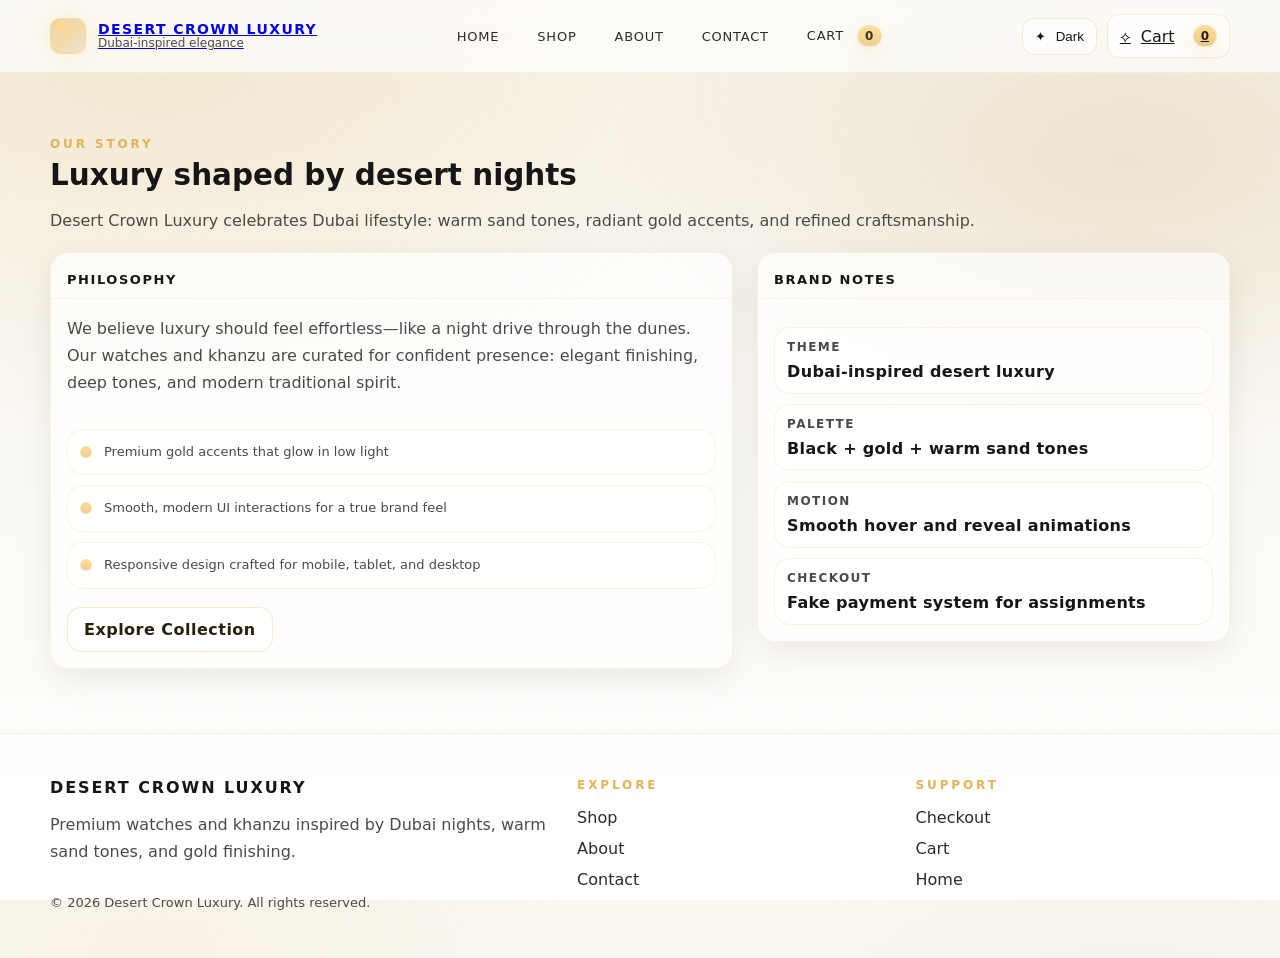
<file: about.html>
<!doctype html>
<html lang="en">
<head>
  <meta charset="UTF-8" />
  <meta name="viewport" content="width=device-width, initial-scale=1.0" />
  <title>Desert Crown Luxury - About</title>
  <link rel="stylesheet" href="css/styles.css" />
  <script src="js/main.js" defer></script>
</head>
<body data-page="about">
  <div id="pageLoader" aria-label="Loading" aria-hidden="false">
    <div class="loaderSpinner" aria-hidden="true"></div>
  </div>

  <lux-navbar></lux-navbar>

  <main class="section">
    <div class="container">
      <div class="gridTop reveal" style="margin-bottom: 18px;">
        <div>
          <div class="kicker">Our Story</div>
          <div class="h2">Luxury shaped by desert nights</div>
          <p class="sub">Desert Crown Luxury celebrates Dubai lifestyle: warm sand tones, radiant gold accents, and refined craftsmanship.</p>
        </div>
      </div>

      <div class="shopGrid" style="grid-template-columns: 1.3fr .9fr;">
        <section class="panel reveal">
          <div class="panelHeader"><strong>Philosophy</strong></div>
          <div class="panelBody">
            <p class="sub" style="margin:0;">
              We believe luxury should feel effortless—like a night drive through the dunes. Our watches and khanzu are curated for
              confident presence: elegant finishing, deep tones, and modern traditional spirit.
            </p>

            <div style="height:16px"></div>

            <div class="keyPoints">
              <div class="point">
                <div class="pointDot" aria-hidden="true"></div>
                <span>Premium gold accents that glow in low light</span>
              </div>
              <div class="point">
                <div class="pointDot" aria-hidden="true"></div>
                <span>Smooth, modern UI interactions for a true brand feel</span>
              </div>
              <div class="point">
                <div class="pointDot" aria-hidden="true"></div>
                <span>Responsive design crafted for mobile, tablet, and desktop</span>
              </div>
            </div>

            <div style="height:18px"></div>
            <a class="btn btn--primary" href="shop.html">Explore Collection</a>
          </div>
        </section>

        <aside class="panel reveal">
          <div class="panelHeader"><strong>Brand Notes</strong></div>
          <div class="panelBody">
            <div class="detailsList" style="grid-template-columns: 1fr;">
              <div class="detailItem">
                <strong>Theme</strong>
                <span>Dubai-inspired desert luxury</span>
              </div>
              <div class="detailItem">
                <strong>Palette</strong>
                <span>Black + gold + warm sand tones</span>
              </div>
              <div class="detailItem">
                <strong>Motion</strong>
                <span>Smooth hover and reveal animations</span>
              </div>
              <div class="detailItem">
                <strong>Checkout</strong>
                <span>Fake payment system for assignments</span>
              </div>
            </div>
          </div>
        </aside>
      </div>
    </div>
  </main>

  <lux-footer></lux-footer>
</body>
</html>
</file>
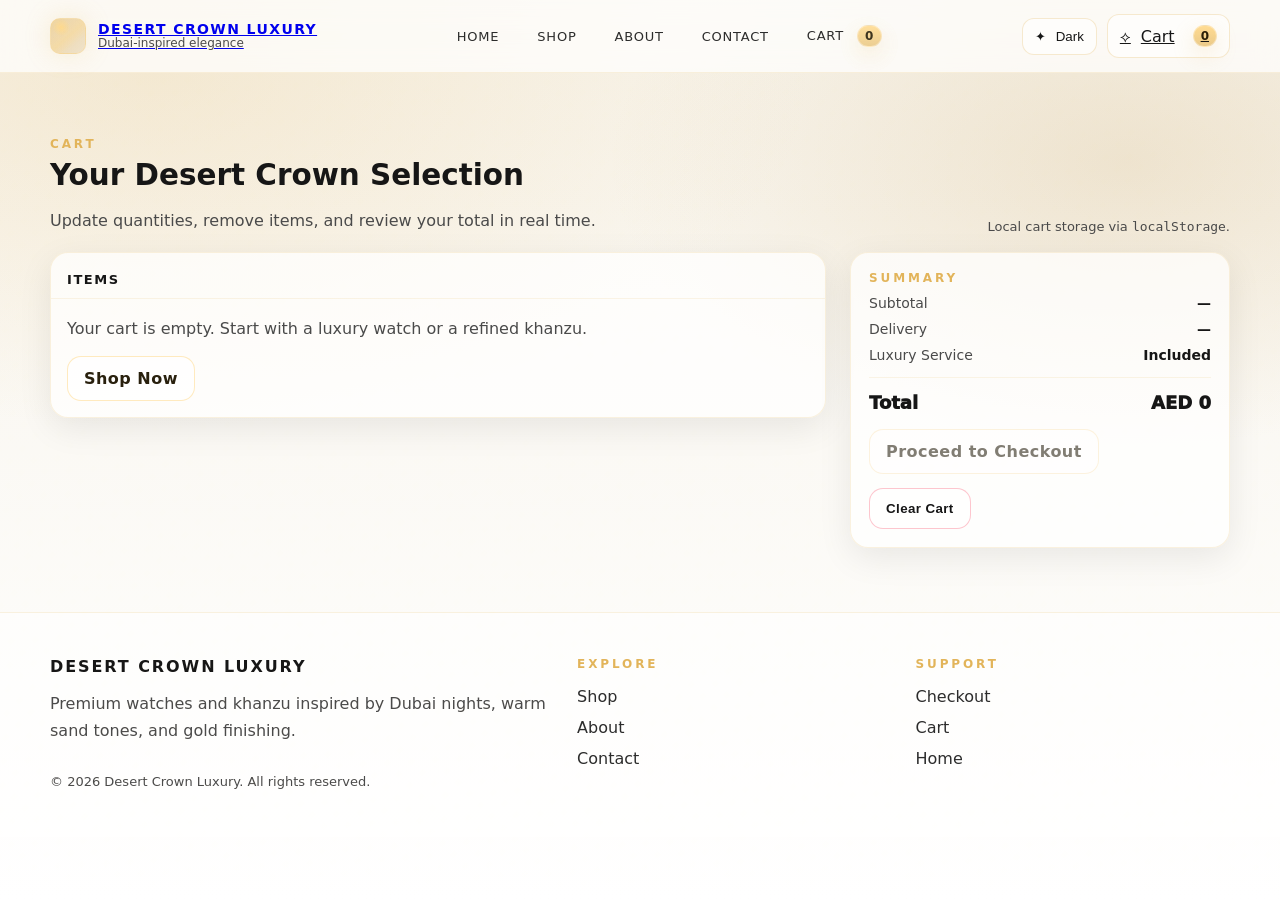
<file: cart.html>
<!doctype html>
<html lang="en">
<head>
  <meta charset="UTF-8" />
  <meta name="viewport" content="width=device-width, initial-scale=1.0" />
  <title>Desert Crown Luxury - Cart</title>
  <link rel="stylesheet" href="css/styles.css" />
  <script src="js/products.js" defer></script>
  <script src="js/main.js" defer></script>
</head>
<body data-page="cart">
  <div id="pageLoader" aria-label="Loading" aria-hidden="false">
    <div class="loaderSpinner" aria-hidden="true"></div>
  </div>

  <lux-navbar></lux-navbar>

  <main class="section">
    <div class="container">
      <div class="gridTop reveal" style="margin-bottom:18px;">
        <div>
          <div class="kicker">Cart</div>
          <div class="h2">Your Desert Crown Selection</div>
          <p class="sub">Update quantities, remove items, and review your total in real time.</p>
        </div>
        <div class="resultMeta">Local cart storage via <code>localStorage</code>.</div>
      </div>

      <div class="shopGrid" style="grid-template-columns: 1fr 380px;">
        <section class="panel reveal">
          <div class="panelHeader">
            <strong>Items</strong>
          </div>
          <div class="panelBody">
            <div id="cartEmpty" style="display:none;">
              <p class="sub">Your cart is empty. Start with a luxury watch or a refined khanzu.</p>
              <div style="margin-top:14px;">
                <a class="btn btn--primary" href="shop.html">Shop Now</a>
              </div>
            </div>
            <div class="cartList" id="cartItems" aria-label="Cart items"></div>
          </div>
        </section>

        <aside class="panel reveal summaryCard" style="position:sticky; top:92px;">
          <div class="kicker">Summary</div>
          <div class="summaryRow">
            <span>Subtotal</span>
            <strong id="cartSubtotal">—</strong>
          </div>
          <div class="summaryRow">
            <span>Delivery</span>
            <strong>—</strong>
          </div>
          <div class="summaryRow">
            <span>Luxury Service</span>
            <strong>Included</strong>
          </div>
          <div class="summaryTotal">
            <span>Total</span>
            <span id="cartTotal">—</span>
          </div>
          <div class="formActions">
            <a id="toCheckout" class="btn btn--primary" href="checkout.html">Proceed to Checkout</a>
          </div>
          <div style="margin-top:14px;">
            <button id="clearCartBtn" class="btn btn--danger" type="button">Clear Cart</button>
          </div>
        </aside>
      </div>
    </div>
  </main>

  <lux-footer></lux-footer>

  <script>
    // Cart-only extras: clear cart (not required in main.js to keep logic tight).
    (function () {
      const btn = document.getElementById("clearCartBtn");
      if (!btn) return;
      btn.addEventListener("click", () => {
        localStorage.removeItem("dcl_cart_v1");
        // main.js will re-render via event handlers on quantity changes; force reload for consistency.
        location.reload();
      });
    })();
  </script>
</body>
</html>
</file>
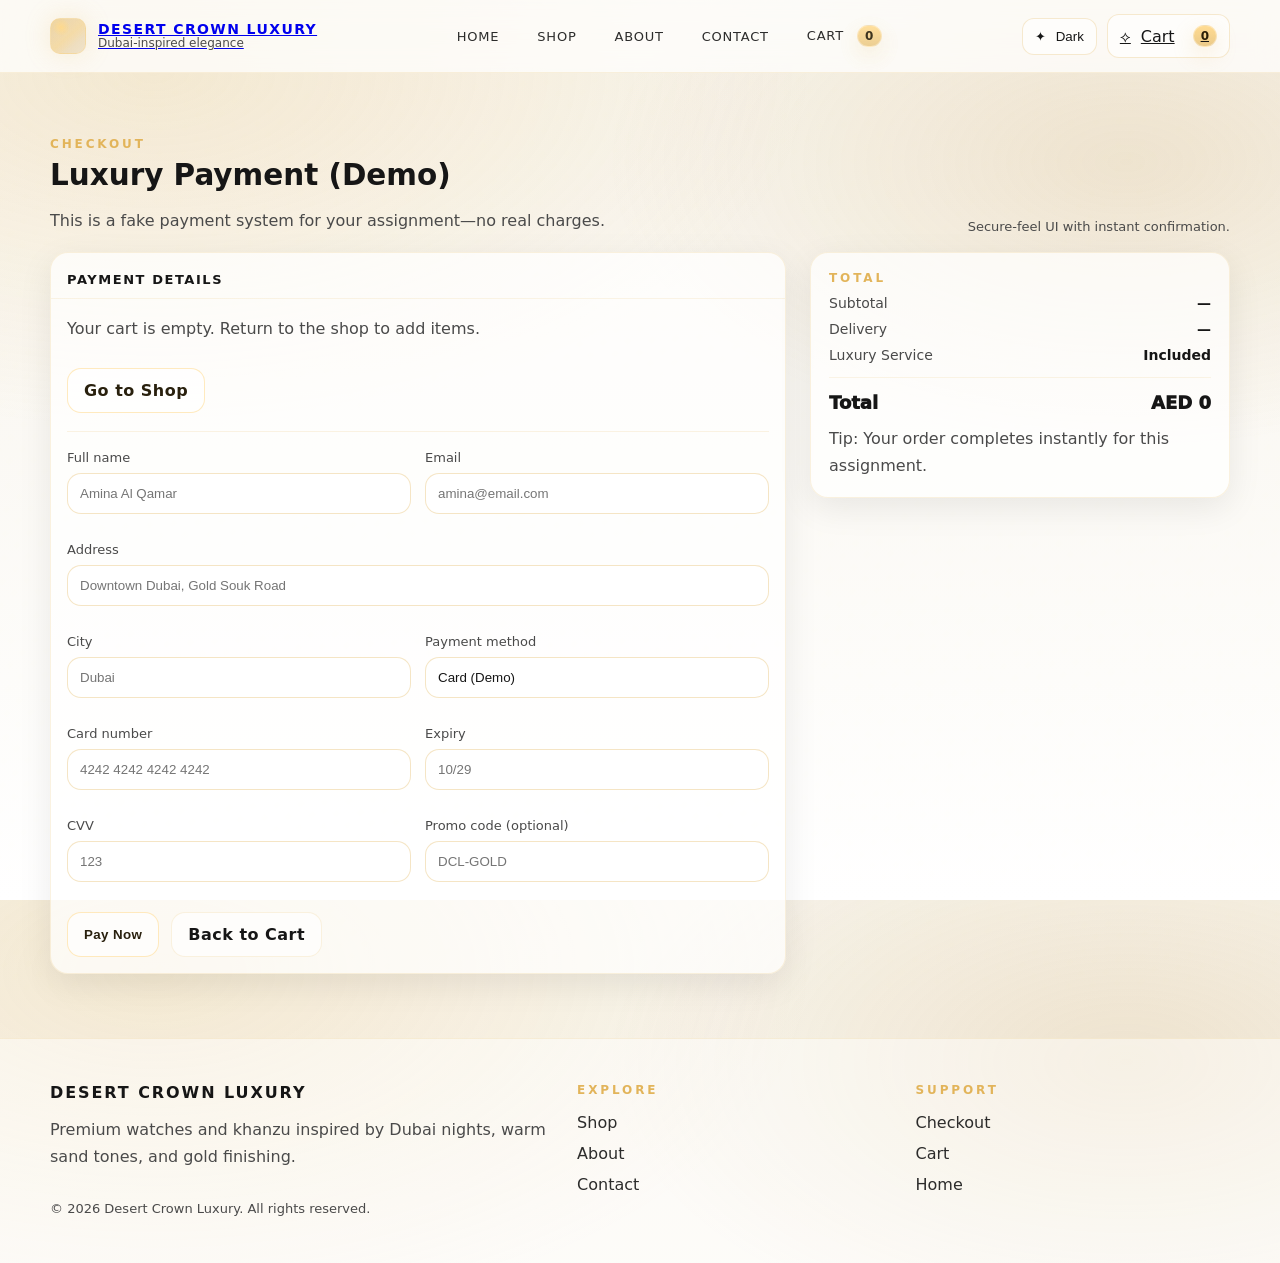
<file: checkout.html>
<!doctype html>
<html lang="en">
<head>
  <meta charset="UTF-8" />
  <meta name="viewport" content="width=device-width, initial-scale=1.0" />
  <title>Desert Crown Luxury - Checkout</title>
  <link rel="stylesheet" href="css/styles.css" />
  <script src="js/products.js" defer></script>
  <script src="js/main.js" defer></script>
</head>
<body data-page="checkout">
  <div id="pageLoader" aria-label="Loading" aria-hidden="false">
    <div class="loaderSpinner" aria-hidden="true"></div>
  </div>

  <lux-navbar></lux-navbar>

  <main class="section">
    <div class="container">
      <div class="gridTop reveal" style="margin-bottom:18px;">
        <div>
          <div class="kicker">Checkout</div>
          <div class="h2">Luxury Payment (Demo)</div>
          <p class="sub">This is a fake payment system for your assignment—no real charges.</p>
        </div>
        <div class="resultMeta">Secure-feel UI with instant confirmation.</div>
      </div>

      <div class="shopGrid" style="grid-template-columns: 1fr 420px;">
        <section class="panel reveal">
          <div class="panelHeader">
            <strong>Payment Details</strong>
          </div>
          <div class="panelBody">
            <div class="cartList" id="checkoutSummary" aria-label="Order summary"></div>

            <hr style="border:0;border-top:1px solid rgba(226,180,90,.16);margin:18px 0;" />

            <form id="checkoutForm">
              <div class="formGrid">
                <div class="field">
                  <div class="label">Full name</div>
                  <input type="text" name="fullName" required placeholder="Amina Al Qamar" />
                </div>
                <div class="field">
                  <div class="label">Email</div>
                  <input type="email" name="email" required placeholder="amina@email.com" />
                </div>
                <div class="field" style="grid-column: 1 / -1;">
                  <div class="label">Address</div>
                  <input type="text" name="address" required placeholder="Downtown Dubai, Gold Souk Road" />
                </div>
                <div class="field">
                  <div class="label">City</div>
                  <input type="text" name="city" required placeholder="Dubai" />
                </div>
                <div class="field">
                  <div class="label">Payment method</div>
                  <select name="paymentMethod" aria-label="Payment method">
                    <option value="card" selected>Card (Demo)</option>
                  </select>
                </div>
              </div>

              <div style="height:14px"></div>

              <div class="formGrid">
                <div class="field">
                  <div class="label">Card number</div>
                  <input type="tel" name="cardNumber" inputmode="numeric" required placeholder="4242 4242 4242 4242" />
                </div>
                <div class="field">
                  <div class="label">Expiry</div>
                  <input type="text" name="expiry" required placeholder="10/29" />
                </div>
                <div class="field">
                  <div class="label">CVV</div>
                  <input type="tel" name="cvv" inputmode="numeric" required placeholder="123" />
                </div>
                <div class="field">
                  <div class="label">Promo code (optional)</div>
                  <input type="text" name="promo" placeholder="DCL-GOLD" />
                </div>
              </div>

              <div class="formActions">
                <button class="btn btn--primary" type="submit">Pay Now</button>
                <a class="btn btn--ghost" href="cart.html">Back to Cart</a>
              </div>

              <div style="margin-top:14px;" data-processing hidden>
                <div class="sub">Processing your payment…</div>
                <div style="height:10px;"></div>
                <div class="loaderSpinner" aria-hidden="true" style="width:34px;height:34px;"></div>
              </div>

              <div style="margin-top:14px;" data-result hidden></div>
            </form>
          </div>
        </section>

        <aside class="panel reveal summaryCard" style="position:sticky; top:92px;">
          <div class="kicker">Total</div>
          <div class="summaryRow">
            <span>Subtotal</span>
            <strong id="checkoutSubtotal">—</strong>
          </div>
          <div class="summaryRow">
            <span>Delivery</span>
            <strong>—</strong>
          </div>
          <div class="summaryRow">
            <span>Luxury Service</span>
            <strong>Included</strong>
          </div>
          <div class="summaryTotal">
            <span>Total</span>
            <span id="checkoutTotal">—</span>
          </div>
          <div class="sub" style="margin-top:12px;">
            Tip: Your order completes instantly for this assignment.
          </div>
        </aside>
      </div>
    </div>
  </main>

  <lux-footer></lux-footer>
</body>
</html>
</file>
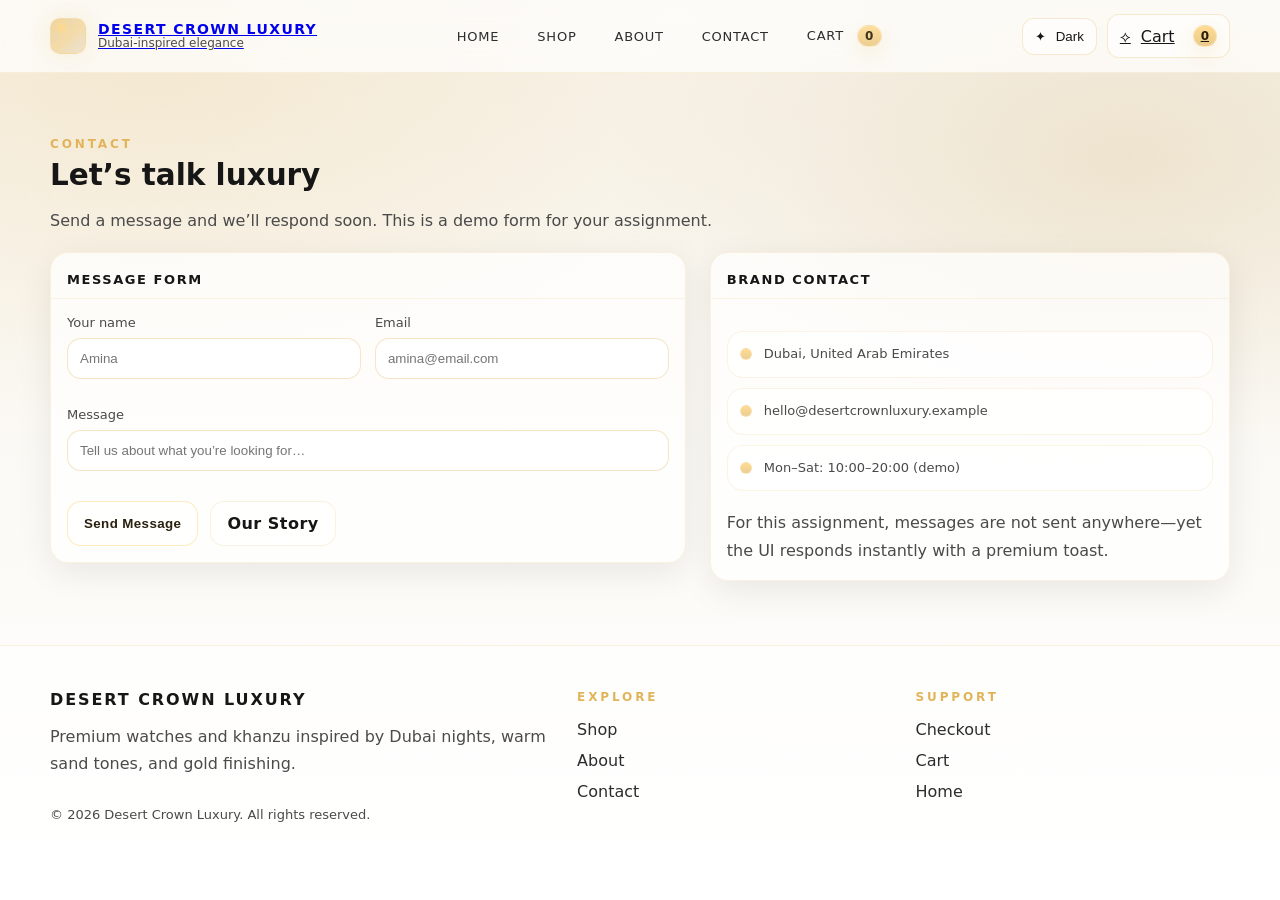
<file: contact.html>
<!doctype html>
<html lang="en">
<head>
  <meta charset="UTF-8" />
  <meta name="viewport" content="width=device-width, initial-scale=1.0" />
  <title>Desert Crown Luxury - Contact</title>
  <link rel="stylesheet" href="css/styles.css" />
  <script src="js/main.js" defer></script>
</head>
<body data-page="contact">
  <div id="pageLoader" aria-label="Loading" aria-hidden="false">
    <div class="loaderSpinner" aria-hidden="true"></div>
  </div>

  <lux-navbar></lux-navbar>

  <main class="section">
    <div class="container">
      <div class="gridTop reveal" style="margin-bottom: 18px;">
        <div>
          <div class="kicker">Contact</div>
          <div class="h2">Let’s talk luxury</div>
          <p class="sub">Send a message and we’ll respond soon. This is a demo form for your assignment.</p>
        </div>
      </div>

      <div class="shopGrid" style="grid-template-columns: 1.1fr .9fr;">
        <section class="panel reveal">
          <div class="panelHeader"><strong>Message Form</strong></div>
          <div class="panelBody">
            <form id="contactForm">
              <div class="formGrid">
                <div class="field">
                  <div class="label">Your name</div>
                  <input type="text" name="name" required placeholder="Amina" />
                </div>
                <div class="field">
                  <div class="label">Email</div>
                  <input type="email" name="email" required placeholder="amina@email.com" />
                </div>
                <div class="field" style="grid-column: 1 / -1;">
                  <div class="label">Message</div>
                  <input type="text" name="message" required placeholder="Tell us about what you’re looking for…" />
                </div>
              </div>
              <div class="formActions">
                <button class="btn btn--primary" type="submit">Send Message</button>
                <a class="btn btn--ghost" href="about.html">Our Story</a>
              </div>
            </form>
          </div>
        </section>

        <aside class="panel reveal">
          <div class="panelHeader"><strong>Brand Contact</strong></div>
          <div class="panelBody">
            <div class="keyPoints">
              <div class="point">
                <div class="pointDot" aria-hidden="true"></div>
                <span>Dubai, United Arab Emirates</span>
              </div>
              <div class="point">
                <div class="pointDot" aria-hidden="true"></div>
                <span>hello@desertcrownluxury.example</span>
              </div>
              <div class="point">
                <div class="pointDot" aria-hidden="true"></div>
                <span>Mon–Sat: 10:00–20:00 (demo)</span>
              </div>
            </div>

            <div style="height:18px"></div>
            <div class="sub">
              For this assignment, messages are not sent anywhere—yet the UI responds instantly with a premium toast.
            </div>
          </div>
        </aside>
      </div>
    </div>
  </main>

  <lux-footer></lux-footer>
</body>
</html>
</file>
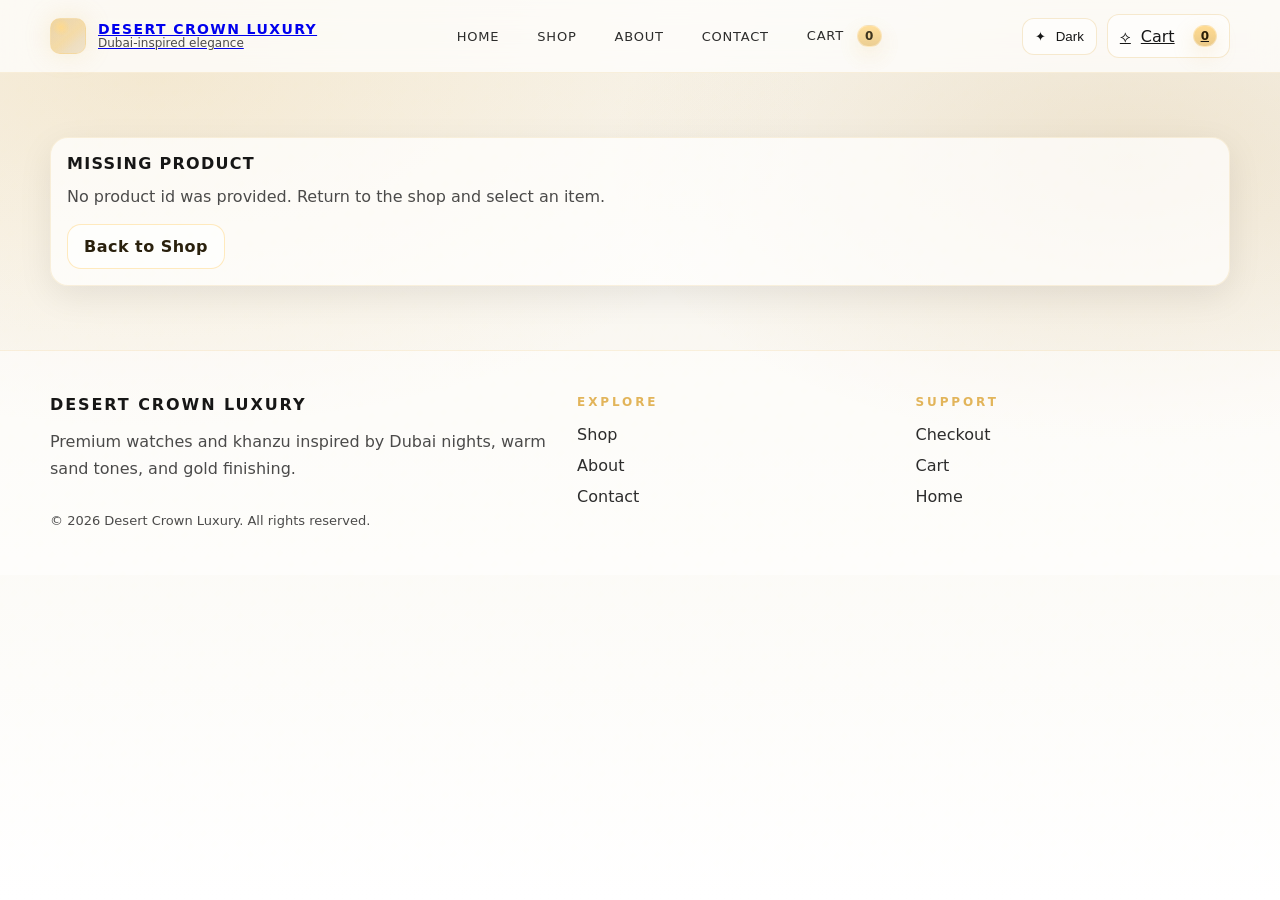
<file: product.html>
<!doctype html>
<html lang="en">
<head>
  <meta charset="UTF-8" />
  <meta name="viewport" content="width=device-width, initial-scale=1.0" />
  <title>Desert Crown Luxury - Product</title>
  <link rel="stylesheet" href="css/styles.css" />
  <script src="js/products.js" defer></script>
  <script src="js/main.js" defer></script>
</head>
<body data-page="product">
  <div id="pageLoader" aria-label="Loading" aria-hidden="false">
    <div class="loaderSpinner" aria-hidden="true"></div>
  </div>

  <lux-navbar></lux-navbar>

  <main class="section">
    <div class="container">
      <div data-product-page></div>
    </div>
  </main>

  <lux-footer></lux-footer>
</body>
</html>
</file>
<file: css/styles.css>
/* Desert Crown Luxury - premium, Dubai-inspired ecommerce styling
   Notes:
   - Dark/light theme driven via html[data-theme]
   - No external fonts/images required to work offline
*/

:root{
  --bg0:#06070b;
  --bg1:#0b0d16;
  --panel: rgba(16, 18, 32, .72);
  --panel2: rgba(18, 20, 38, .9);
  --text:#EDEDF3;
  --muted:#A7A9BB;
  --line: rgba(208, 172, 95, .22);
  --shadow: 0 18px 60px rgba(0,0,0,.55);
  --shadow2: 0 10px 34px rgba(0,0,0,.35);
  --gold0:#FFD98B;
  --gold1:#E2B45A;
  --gold2:#B8862B;
  --accent: var(--gold1);
  --good:#2dd4bf;
  --danger:#fb7185;
  --radius: 18px;
  --radius2: 14px;
  --ease: cubic-bezier(.2,.9,.2,1);
}

html{
  color-scheme: dark;
}
html[data-theme="light"]{
  --bg0:#f7f3ea;
  --bg1:#ffffff;
  --panel: rgba(255, 255, 255, .72);
  --panel2: rgba(255, 255, 255, .95);
  --text:#161616;
  --muted:#4a4a4a;
  --line: rgba(184, 134, 43, .22);
  --shadow: 0 18px 60px rgba(0,0,0,.12);
  --shadow2: 0 10px 34px rgba(0,0,0,.08);
  color-scheme: light;
}

*{ box-sizing:border-box; }
html, body { height:100%; }
body{
  margin:0;
  font-family: ui-sans-serif, system-ui, -apple-system, Segoe UI, Roboto, Helvetica, Arial, "Apple Color Emoji","Segoe UI Emoji";
  color:var(--text);
  background:
    radial-gradient(1200px 650px at 12% 8%, rgba(226, 180, 90, .18), transparent 55%),
    radial-gradient(1000px 550px at 88% 18%, rgba(184, 134, 43, .16), transparent 52%),
    linear-gradient(180deg, var(--bg0), var(--bg1));
  overflow-x:hidden;
}

/* Desert/arabeque pattern texture */
body::before{
  content:"";
  position:fixed;
  inset:-10%;
  pointer-events:none;
  background:
    repeating-linear-gradient(45deg, rgba(226,180,90,.10) 0 6px, transparent 6px 18px),
    repeating-linear-gradient(-45deg, rgba(226,180,90,.06) 0 5px, transparent 5px 16px);
  opacity:.25;
  mix-blend-mode: overlay;
  transform: translateZ(0);
}

/* Reduce motion */
@media (prefers-reduced-motion: reduce){
  * { scroll-behavior:auto !important; transition:none !important; animation:none !important; }
}

/* Smooth scroll */
html{ scroll-behavior:smooth; }

.container{
  width: min(1180px, calc(100% - 40px));
  margin:0 auto;
}

.section{
  padding: 64px 0;
}

.section--tight{ padding: 44px 0; }

.kicker{
  color: var(--accent);
  text-transform: uppercase;
  letter-spacing: .24em;
  font-size: 12px;
  font-weight: 700;
}

.h1{
  font-size: clamp(34px, 4vw, 54px);
  line-height:1.05;
  margin: 14px 0 14px;
  font-weight: 800;
}

.h2{
  font-size: clamp(22px, 2.3vw, 30px);
  line-height:1.15;
  margin: 8px 0 14px;
  font-weight: 800;
}

.sub{
  color: var(--muted);
  font-size: 16px;
  line-height:1.7;
  margin: 0;
}

.chip{
  display:inline-flex;
  align-items:center;
  gap:10px;
  border:1px solid var(--line);
  padding: 10px 14px;
  border-radius: 999px;
  background: rgba(0,0,0,.12);
  backdrop-filter: blur(10px);
}
html[data-theme="light"] .chip{ background: rgba(255,255,255,.55); }
.chip strong{
  font-size: 13px;
  letter-spacing:.08em;
}
.chip span{
  color: var(--muted);
  font-size: 13px;
}

/* Loader */
#pageLoader{
  position:fixed;
  inset:0;
  background: linear-gradient(180deg, rgba(0,0,0,.65), rgba(0,0,0,.82));
  display:flex;
  align-items:center;
  justify-content:center;
  z-index:9999;
  transition: opacity .35s var(--ease), visibility .35s var(--ease);
}
html[data-theme="light"] #pageLoader{
  background: linear-gradient(180deg, rgba(255,255,255,.75), rgba(255,255,255,.9));
}
#pageLoader[aria-hidden="true"]{
  opacity:0;
  visibility:hidden;
}
.loaderSpinner{
  width: 54px;
  height: 54px;
  border-radius: 50%;
  border: 2px solid rgba(255, 217, 139, .25);
  border-top-color: var(--gold1);
  animation: spin 1s linear infinite;
  box-shadow: 0 0 22px rgba(226,180,90,.35);
}
@keyframes spin{ to { transform: rotate(360deg); } }

/* Reveal animations */
.reveal{
  opacity:0;
  transform: translateY(14px);
  transition: opacity .7s var(--ease), transform .7s var(--ease);
}
.dcl-ready .reveal{
  opacity:1;
  transform: translateY(0);
}
.reveal.in-view{
  opacity:1;
  transform: translateY(0);
}

/* Navbar */
lux-navbar{
  display:block;
}
.navWrap{
  position: sticky;
  top:0;
  z-index: 1000;
  background: rgba(10, 11, 18, .56);
  backdrop-filter: blur(14px);
  border-bottom: 1px solid rgba(226,180,90,.18);
}
html[data-theme="light"] .navWrap{
  background: rgba(255,255,255,.72);
}
.navbar{
  display:flex;
  align-items:center;
  justify-content:space-between;
  padding: 14px 0;
  gap: 12px;
}
.brand{
  display:flex;
  align-items:center;
  gap: 12px;
  min-width: 220px;
}
.brandMark{
  width: 36px;
  height: 36px;
  border-radius: 10px;
  background:
    radial-gradient(12px 12px at 30% 25%, rgba(255, 217, 139, .95), rgba(255,217,139,.2) 60%, transparent 70%),
    linear-gradient(135deg, rgba(226,180,90,.55), rgba(184,134,43,.2));
  border: 1px solid rgba(255, 217, 139, .35);
  box-shadow: 0 0 26px rgba(226,180,90,.22);
  position:relative;
  overflow:hidden;
}
.brandMark::after{
  content:"";
  position:absolute;
  inset:-60%;
  background: linear-gradient(120deg, transparent 40%, rgba(255,217,139,.35) 50%, transparent 60%);
  transform: rotate(20deg);
  animation: sheen 3.2s var(--ease) infinite;
}
@keyframes sheen{
  0%, 65% { transform: translateX(-20%) rotate(20deg); opacity:.0; }
  75% { opacity:.9; }
  100% { transform: translateX(20%) rotate(20deg); opacity:0; }
}
.brandText{
  display:flex;
  flex-direction:column;
  line-height:1.1;
}
.brandText strong{
  font-size: 14px;
  letter-spacing: .1em;
  text-transform: uppercase;
}
.brandText span{
  font-size: 12px;
  color: var(--muted);
}
.navLinks{
  display:flex;
  align-items:center;
  gap: 18px;
}
.navLinks a{
  color: var(--text);
  text-decoration:none;
  font-size: 13px;
  letter-spacing:.06em;
  text-transform: uppercase;
  opacity:.9;
  padding: 10px 10px;
  border-radius: 12px;
  transition: background .25s var(--ease), opacity .25s var(--ease), transform .25s var(--ease);
}
.navLinks a:hover{
  background: rgba(226,180,90,.10);
  opacity:1;
  transform: translateY(-1px);
}
.navRight{
  display:flex;
  align-items:center;
  gap: 10px;
}
.themeBtn, .iconBtn{
  border:1px solid rgba(226,180,90,.28);
  background: rgba(0,0,0,.12);
  color: var(--text);
  border-radius: 12px;
  padding: 10px 12px;
  cursor:pointer;
  transition: transform .25s var(--ease), background .25s var(--ease), border-color .25s var(--ease);
  display:inline-flex;
  align-items:center;
  gap: 10px;
}
html[data-theme="light"] .themeBtn, html[data-theme="light"] .iconBtn{ background: rgba(255,255,255,.6); }
.themeBtn:hover, .iconBtn:hover{
  transform: translateY(-1px);
  border-color: rgba(255,217,139,.55);
  background: rgba(226,180,90,.14);
}
.cartLink{
  position:relative;
}
.cartCount{
  display:inline-flex;
  align-items:center;
  justify-content:center;
  min-width: 22px;
  height: 22px;
  padding: 0 7px;
  border-radius: 999px;
  background: linear-gradient(180deg, rgba(255,217,139,.95), rgba(226,180,90,.7));
  color: rgba(30, 20, 0, .95);
  font-weight: 900;
  font-size: 12px;
  border: 1px solid rgba(255,255,255,.35);
  margin-left: 8px;
  box-shadow: 0 8px 22px rgba(226,180,90,.22);
}

/* Mobile nav */
.navToggle{
  display:none;
}
@media (max-width: 860px){
  .brand{ min-width: unset; }
  .navLinks{ display:none; }
  .navToggle{ display:inline-flex; }
}
.navDrawer{
  display:none;
  border-top: 1px solid rgba(226,180,90,.18);
}
.navDrawer.open{ display:block; }
.navDrawer a{
  display:block;
  padding: 14px 0;
  color: var(--text);
  text-decoration:none;
  text-transform: uppercase;
  letter-spacing:.06em;
  font-size: 13px;
  border-bottom: 1px solid rgba(226,180,90,.14);
}

/* Footer */
lux-footer{ display:block; }
.footer{
  padding: 44px 0;
  border-top: 1px solid rgba(226,180,90,.18);
  background: rgba(0,0,0,.10);
}
html[data-theme="light"] .footer{ background: rgba(255,255,255,.45); }
.footerGrid{
  display:grid;
  grid-template-columns: 1.6fr 1fr 1fr;
  gap: 24px;
}
@media (max-width: 820px){
  .footerGrid{ grid-template-columns: 1fr; }
}
.footerBrand{
  display:flex;
  flex-direction:column;
  gap: 10px;
}
.footerBrand strong{
  text-transform: uppercase;
  letter-spacing:.12em;
}
.footer a{
  color: var(--text);
  opacity:.9;
  text-decoration:none;
  display:inline-block;
  padding: 6px 0;
}
.footer a:hover{ opacity:1; color: var(--accent); }
.footSmall{
  margin-top: 18px;
  color: var(--muted);
  font-size: 13px;
  line-height:1.6;
}

/* Buttons */
.btn{
  border: 1px solid rgba(226,180,90,.3);
  background: rgba(0,0,0,.1);
  color: var(--text);
  padding: 12px 16px;
  border-radius: 14px;
  cursor:pointer;
  transition: transform .25s var(--ease), background .25s var(--ease), border-color .25s var(--ease), box-shadow .25s var(--ease);
  display:inline-flex;
  align-items:center;
  gap: 10px;
  justify-content:center;
  text-decoration:none;
  font-weight: 800;
  letter-spacing:.03em;
}
html[data-theme="light"] .btn{ background: rgba(255,255,255,.65); }
.btn:hover{
  transform: translateY(-1px);
  border-color: rgba(255,217,139,.6);
  box-shadow: 0 14px 40px rgba(226,180,90,.18);
}
.btn--primary{
  border-color: rgba(255,217,139,.55);
  background: linear-gradient(180deg, rgba(255,217,139,.95), rgba(226,180,90,.75));
  color: rgba(30, 20, 0, .95);
}
.btn--primary:hover{
  box-shadow: 0 20px 60px rgba(226,180,90,.24);
}
.btn--ghost{
  border-color: rgba(226,180,90,.18);
  background: transparent;
}
.btn--danger{
  border-color: rgba(251, 113, 133, .4);
  background: rgba(251, 113, 133, .12);
}
.btn[aria-disabled="true"], .btn.is-disabled{
  opacity:.58;
  pointer-events:none;
  filter:saturate(.8);
}
.btn-sm{
  padding: 10px 12px;
  border-radius: 12px;
  font-size: 13px;
}

/* Hero */
.hero{
  padding: 44px 0 52px;
}
.heroGrid{
  display:grid;
  grid-template-columns: 1.1fr .9fr;
  gap: 24px;
  align-items: center;
}
@media (max-width: 900px){
  .heroGrid{ grid-template-columns: 1fr; }
}
.heroCard{
  border-radius: var(--radius);
  background: linear-gradient(180deg, rgba(255,217,139,.12), rgba(0,0,0,.12));
  border: 1px solid rgba(226,180,90,.22);
  box-shadow: var(--shadow2);
  padding: 22px;
  position:relative;
  overflow:hidden;
}
.heroCard::after{
  content:"";
  position:absolute;
  inset:-2px;
  background:
    radial-gradient(400px 220px at 10% 0%, rgba(255,217,139,.20), transparent 60%),
    radial-gradient(360px 220px at 90% 20%, rgba(184,134,43,.20), transparent 55%);
  pointer-events:none;
}
.heroCard > * { position:relative; z-index:1; }
.heroArt{
  height: 360px;
  border-radius: var(--radius);
  background:
    radial-gradient(180px 180px at 30% 25%, rgba(255,217,139,.22), transparent 60%),
    radial-gradient(240px 220px at 70% 50%, rgba(184,134,43,.2), transparent 60%),
    linear-gradient(135deg, rgba(226,180,90,.12), rgba(255,255,255,.03));
  border: 1px solid rgba(226,180,90,.18);
  box-shadow: var(--shadow2);
  position:relative;
  overflow:hidden;
}
.heroArt::before{
  content:"";
  position:absolute;
  inset:-40%;
  background:
    conic-gradient(from 140deg, rgba(255,217,139,.0), rgba(255,217,139,.35), rgba(184,134,43,.0));
  animation: rotateGlow 8s linear infinite;
  opacity:.8;
  z-index:0;
}
@keyframes rotateGlow{
  to { transform: rotate(360deg); }
}
.heroArt::after{
  content:"";
  position:absolute;
  inset: 22px;
  border-radius: 16px;
  background:
    repeating-linear-gradient(45deg, rgba(226,180,90,.14) 0 4px, transparent 4px 18px),
    radial-gradient(500px 300px at 50% 20%, rgba(255,217,139,.14), transparent 55%);
  border: 1px solid rgba(226,180,90,.22);
  z-index:0;
}

.heroImg{
  position:absolute;
  inset:0;
  width:100%;
  height:100%;
  object-fit:cover;
  z-index:1;
}
.heroStats{
  display:flex;
  gap: 12px;
  flex-wrap:wrap;
}
.stat{
  flex: 1 1 160px;
  min-width: 150px;
  border: 1px solid rgba(226,180,90,.18);
  background: rgba(0,0,0,.10);
  border-radius: 16px;
  padding: 14px 14px;
}
html[data-theme="light"] .stat{ background: rgba(255,255,255,.65); }
.stat strong{
  display:block;
  font-size: 18px;
  letter-spacing: .02em;
}
.stat span{
  color: var(--muted);
  font-size: 13px;
  line-height:1.5;
}

/* Shop layout */
.shopGrid{
  display:grid;
  grid-template-columns: 330px 1fr;
  gap: 24px;
  align-items:start;
}
@media (max-width: 980px){
  .shopGrid{ grid-template-columns: 1fr; }
}
.panel{
  border-radius: var(--radius);
  border: 1px solid rgba(226,180,90,.18);
  background: var(--panel);
  box-shadow: var(--shadow2);
  overflow:hidden;
}
.panelHeader{
  padding: 16px 16px 10px;
  border-bottom: 1px solid rgba(226,180,90,.14);
}
.panelHeader strong{
  text-transform: uppercase;
  letter-spacing:.12em;
  font-size: 13px;
}
.panelBody{
  padding: 16px;
}
.field{
  display:flex;
  flex-direction:column;
  gap: 8px;
  margin-bottom: 14px;
}
.label{
  font-size: 13px;
  color: var(--muted);
}
select, input[type="number"], input[type="text"], input[type="email"], input[type="tel"]{
  width:100%;
  padding: 12px 12px;
  border-radius: 14px;
  border: 1px solid rgba(226,180,90,.18);
  background: rgba(0,0,0,.55) !important;
  color: var(--text) !important;
  -webkit-appearance: none;
  appearance: none;
  outline:none;
  transition: border-color .2s var(--ease), background .2s var(--ease), transform .2s var(--ease);
}
html[data-theme="light"] select, html[data-theme="light"] input[type="number"], html[data-theme="light"] input[type="text"], html[data-theme="light"] input[type="email"], html[data-theme="light"] input[type="tel"]{
  background: #ffffff !important;
  color: #161616 !important;
  border-color: rgba(226,180,90,.35);
}
select:focus, input:focus{
  border-color: rgba(255,217,139,.55);
}

/* Make select control fully themeable across browsers */
select{
  padding-right: 42px;
  background-image:
    linear-gradient(45deg, transparent 50%, var(--accent) 50%),
    linear-gradient(135deg, var(--accent) 50%, transparent 50%),
    linear-gradient(180deg, rgba(255,255,255,.0), rgba(255,255,255,.0));
  background-position:
    calc(100% - 18px) calc(1em + 2px),
    calc(100% - 13px) calc(1em + 2px),
    0 0;
  background-size: 5px 5px, 5px 5px, 100% 100%;
  background-repeat: no-repeat;
  color-scheme: dark;
}
html[data-theme="light"] select{ color-scheme: light; }

/* Ensure dropdown text remains readable */
select option{
  color: var(--text);
  background: rgba(0,0,0,.35) !important;
}
html[data-theme="light"] select option{
  color: #161616 !important;
  background: #ffffff !important;
}

/* Basic image support (SVG inline) */
.productArt, .galleryMain, .modalArt, .cartMiniArt{
  overflow:hidden;
}
.productImg, .galleryImg, .modalImg, .cartMiniImg{
  width:100%;
  height:100%;
  object-fit:cover;
  display:block;
  position:relative;
  z-index:1;
}
.productArt svg, .galleryMain svg, .modalArt svg, .cartMiniArt svg{
  width:100%;
  height:100%;
  display:block;
  position:relative;
  z-index:1;
}
.productArt::before, .productArt::after,
.modalArt::before, .modalArt::after,
.galleryMain::after{
  z-index:0;
}

.rangeRow{
  display:grid;
  grid-template-columns: 1fr 1fr;
  gap: 12px;
}

.gridTop{
  display:flex;
  align-items:flex-end;
  justify-content:space-between;
  gap: 14px;
  margin-bottom: 14px;
}
.gridTop .resultMeta{
  color: var(--muted);
  font-size: 13px;
}
.productGrid{
  display:grid;
  grid-template-columns: repeat(3, minmax(0, 1fr));
  gap: 18px;
}
@media (max-width: 1020px){
  .productGrid{ grid-template-columns: repeat(2, minmax(0, 1fr)); }
}
@media (max-width: 640px){
  .productGrid{ grid-template-columns: 1fr; }
}

/* Product cards */
.productCard{
  border-radius: var(--radius);
  border: 1px solid rgba(226,180,90,.18);
  background: rgba(0,0,0,.12);
  box-shadow: var(--shadow2);
  padding: 16px;
  overflow:hidden;
  position:relative;
  transition: transform .35s var(--ease), border-color .35s var(--ease), background .35s var(--ease);
}
html[data-theme="light"] .productCard{ background: rgba(255,255,255,.75); }
.productCard:hover{
  transform: translateY(-6px);
  border-color: rgba(255,217,139,.55);
  background: rgba(226,180,90,.08);
}
.productArt{
  height: 150px;
  border-radius: 16px;
  border: 1px solid rgba(226,180,90,.22);
  background:
    radial-gradient(100px 80px at 35% 20%, rgba(255,217,139,.25), transparent 60%),
    radial-gradient(150px 110px at 70% 60%, color-mix(in srgb, var(--accent) 35%, transparent), transparent 60%),
    linear-gradient(135deg, rgba(226,180,90,.14), rgba(255,255,255,.03));
  position:relative;
  overflow:hidden;
}
.productArt::before{
  content:"";
  position:absolute;
  inset:-40%;
  background:
    conic-gradient(from 160deg, rgba(255,217,139,0), rgba(255,217,139,.35), rgba(184,134,43,0));
  opacity:.7;
  transform: rotate(0deg);
  animation: rotateGlow 10s linear infinite;
}
.productArt::after{
  content:"";
  position:absolute;
  inset: 14px;
  border-radius: 12px;
  border: 1px dashed rgba(226,180,90,.35);
  background: repeating-linear-gradient(45deg, rgba(226,180,90,.14) 0 4px, transparent 4px 18px);
}
.productArtInner{
  position:absolute;
  inset:0;
  display:flex;
  align-items:center;
  justify-content:center;
  padding: 14px;
}
.monogram{
  width: 62px;
  height: 62px;
  border-radius: 18px;
  border:1px solid rgba(255,217,139,.4);
  background: rgba(0,0,0,.16);
  display:flex;
  align-items:center;
  justify-content:center;
  font-weight: 1000;
  letter-spacing:.02em;
  color: rgba(255,217,139,.95);
  box-shadow: 0 10px 34px rgba(226,180,90,.20);
  text-shadow: 0 1px 0 rgba(0,0,0,.2);
}
html[data-theme="light"] .monogram{ background: rgba(255,255,255,.65); }

.productTopRow{
  display:flex;
  align-items:flex-start;
  justify-content:space-between;
  gap: 10px;
  margin-top: 14px;
}
.productTitle{
  margin:0;
  font-size: 16px;
  font-weight: 900;
  line-height:1.2;
  letter-spacing:.02em;
}
.badge{
  border: 1px solid rgba(226,180,90,.25);
  background: rgba(226,180,90,.10);
  padding: 8px 10px;
  border-radius: 999px;
  font-size: 12px;
  font-weight: 900;
  text-transform: uppercase;
  letter-spacing:.08em;
  color: var(--gold0);
  white-space:nowrap;
}
.price{
  margin-top: 12px;
  font-weight: 1000;
  font-size: 18px;
}
.prodDesc{
  margin: 6px 0 12px;
  color: var(--muted);
  font-size: 13px;
  line-height:1.6;
  min-height: 42px;
}
.productActions{
  display:flex;
  gap: 10px;
  margin-top: 10px;
}
.productActions .btn{ flex: 1; padding: 11px 12px; }

/* Modal */
.modal{
  position:fixed;
  inset:0;
  background: rgba(0,0,0,.62);
  display:none;
  align-items:center;
  justify-content:center;
  z-index: 2000;
  padding: 22px;
}
.modal.open{ display:flex; }
.modal__dialog{
  width: min(920px, 100%);
  border-radius: 22px;
  border: 1px solid rgba(226,180,90,.22);
  background: var(--panel2);
  box-shadow: var(--shadow);
  overflow:hidden;
  transform: translateY(10px) scale(.99);
  animation: popIn .25s var(--ease) forwards;
}
@keyframes popIn{
  to { transform: translateY(0) scale(1); }
}
.modal__close{
  position:absolute;
  top: 14px;
  right: 14px;
  border-radius: 14px;
  width: 42px;
  height: 42px;
  border: 1px solid rgba(226,180,90,.25);
  background: rgba(0,0,0,.18);
  color: var(--text);
  cursor:pointer;
  transition: transform .2s var(--ease), border-color .2s var(--ease), background .2s var(--ease);
}
html[data-theme="light"] .modal__close{ background: rgba(255,255,255,.65); }
.modal__close:hover{
  transform: translateY(-1px);
  border-color: rgba(255,217,139,.6);
}
.modal__content{
  padding: 18px;
  position:relative;
}
.modalLayout{
  display:grid;
  grid-template-columns: .95fr 1.05fr;
  gap: 18px;
  align-items:start;
}
@media (max-width: 820px){
  .modalLayout{ grid-template-columns: 1fr; }
}
.modalArt{
  height: 330px;
  border-radius: 18px;
  border: 1px solid rgba(226,180,90,.22);
  position:relative;
  overflow:hidden;
  background:
    radial-gradient(160px 140px at 30% 20%, rgba(255,217,139,.26), transparent 60%),
    radial-gradient(230px 200px at 70% 60%, color-mix(in srgb, var(--accent) 35%, transparent), transparent 62%),
    linear-gradient(135deg, rgba(226,180,90,.14), rgba(255,255,255,.03));
}
.modalArt::after{
  content:"";
  position:absolute;
  inset: 18px;
  border-radius: 14px;
  border: 1px dashed rgba(226,180,90,.35);
  background: repeating-linear-gradient(45deg, rgba(226,180,90,.14) 0 4px, transparent 4px 18px);
}
.modalArtInner{
  position:absolute;
  inset:0;
  display:flex;
  align-items:center;
  justify-content:center;
}

.detailsList{
  display:grid;
  grid-template-columns: 1fr 1fr;
  gap: 10px 14px;
  margin-top: 12px;
}
@media (max-width: 620px){
  .detailsList{ grid-template-columns: 1fr; }
}
.detailItem{
  border: 1px solid rgba(226,180,90,.18);
  background: rgba(0,0,0,.10);
  border-radius: 16px;
  padding: 12px;
}
html[data-theme="light"] .detailItem{ background: rgba(255,255,255,.7); }
.detailItem strong{
  display:block;
  font-size: 12px;
  letter-spacing:.12em;
  text-transform: uppercase;
  color: var(--muted);
}
.detailItem span{
  display:block;
  margin-top: 8px;
  font-weight: 900;
  letter-spacing:.02em;
}
.modalActions{
  display:flex;
  gap: 12px;
  margin-top: 16px;
}
.modalActions .btn{ flex:1; }

/* Product page */
.productPageGrid{
  display:grid;
  grid-template-columns: 1fr .95fr;
  gap: 24px;
  align-items:start;
}
@media (max-width: 980px){
  .productPageGrid{ grid-template-columns: 1fr; }
}
.gallery{
  display:grid;
  grid-template-columns: 1fr;
  gap: 14px;
}
.galleryMain{
  border-radius: var(--radius);
  border: 1px solid rgba(226,180,90,.22);
  background:
    radial-gradient(200px 160px at 30% 20%, rgba(255,217,139,.26), transparent 60%),
    radial-gradient(320px 240px at 70% 60%, color-mix(in srgb, var(--accent) 35%, transparent), transparent 62%),
    linear-gradient(135deg, rgba(226,180,90,.14), rgba(255,255,255,.03));
  height: 420px;
  position:relative;
  overflow:hidden;
}
.galleryMain::after{
  content:"";
  position:absolute;
  inset: 18px;
  border-radius: 14px;
  border: 1px dashed rgba(226,180,90,.35);
  background: repeating-linear-gradient(45deg, rgba(226,180,90,.14) 0 4px, transparent 4px 18px);
}
.galleryMainInner{
  position:absolute;
  inset:0;
  display:flex;
  align-items:center;
  justify-content:center;
  padding: 18px;
}
.breadcrumbs{
  color: var(--muted);
  font-size: 13px;
  margin: 10px 0 12px;
}
.productCardRight{
  padding: 18px;
}
.specs{
  margin-top: 14px;
  color: var(--muted);
  line-height:1.75;
  font-size: 14px;
}
.keyPoints{
  margin-top: 16px;
  display:flex;
  flex-direction:column;
  gap: 10px;
}
.point{
  display:flex;
  gap: 12px;
  align-items:flex-start;
  border: 1px solid rgba(226,180,90,.16);
  background: rgba(0,0,0,.10);
  padding: 12px;
  border-radius: 16px;
}
html[data-theme="light"] .point{ background: rgba(255,255,255,.7); }
.pointDot{
  width: 12px; height: 12px;
  border-radius: 50%;
  margin-top: 4px;
  background: linear-gradient(180deg, rgba(255,217,139,.95), rgba(226,180,90,.65));
  border: 1px solid rgba(255,255,255,.25);
}
.point span{
  color: var(--muted);
  font-size: 13px;
  line-height:1.6;
}

/* Cart + checkout tables */
.cartList{
  display:flex;
  flex-direction:column;
  gap: 12px;
}
.cartRow{
  display:grid;
  grid-template-columns: 1fr 190px 140px 44px;
  gap: 12px;
  align-items:center;
  border: 1px solid rgba(226,180,90,.18);
  background: rgba(0,0,0,.10);
  border-radius: 18px;
  padding: 12px;
}
html[data-theme="light"] .cartRow{ background: rgba(255,255,255,.7); }
@media (max-width: 760px){
  .cartRow{ grid-template-columns: 1fr 140px 44px; grid-template-areas: "main qty remove" "main qty remove"; }
}
.cartMain{
  display:flex;
  align-items:center;
  gap: 12px;
}
.cartMiniArt{
  width: 62px; height: 62px;
  border-radius: 18px;
  border: 1px solid rgba(226,180,90,.22);
  background:
    radial-gradient(40px 40px at 35% 20%, rgba(255,217,139,.25), transparent 60%),
    radial-gradient(70px 60px at 70% 60%, color-mix(in srgb, var(--accent) 35%, transparent), transparent 62%),
    linear-gradient(135deg, rgba(226,180,90,.14), rgba(255,255,255,.03));
  position:relative;
  overflow:hidden;
  display:flex;
  align-items:center;
  justify-content:center;
}
.cartMiniArt::after{
  content:"";
  position:absolute;
  inset: 10px;
  border-radius: 14px;
  border: 1px dashed rgba(226,180,90,.35);
  background: repeating-linear-gradient(45deg, rgba(226,180,90,.14) 0 3px, transparent 3px 14px);
}
.cartMiniArt span{
  position:relative;
  font-weight: 1000;
  color: rgba(255,217,139,.95);
}
.cartName{
  display:flex;
  flex-direction:column;
  gap: 6px;
}
.cartName strong{
  font-weight: 950;
  letter-spacing:.02em;
}
.cartName small{
  color: var(--muted);
}
.qtyBox{
  display:flex;
  align-items:center;
  gap: 10px;
  justify-content:flex-end;
}
.qtyBox input{
  width: 92px;
  text-align:center;
}
.subTotal{
  font-weight: 950;
  text-align:right;
}
.removeBtn{
  width: 42px;
  height: 42px;
  border-radius: 14px;
  border: 1px solid rgba(226,180,90,.22);
  background: rgba(0,0,0,.12);
  color: var(--text);
  cursor:pointer;
  transition: transform .25s var(--ease), border-color .25s var(--ease), background .25s var(--ease);
}
html[data-theme="light"] .removeBtn{ background: rgba(255,255,255,.7); }
.removeBtn:hover{
  transform: translateY(-1px);
  border-color: rgba(255,217,139,.55);
  background: rgba(226,180,90,.14);
}
.summaryCard{
  padding: 18px;
}
.summaryRow{
  display:flex;
  justify-content:space-between;
  gap: 12px;
  margin: 10px 0;
  color: var(--muted);
  font-size: 14px;
}
.summaryRow strong{
  color: var(--text);
}
.summaryTotal{
  margin-top: 14px;
  padding-top: 14px;
  border-top: 1px solid rgba(226,180,90,.14);
  display:flex;
  justify-content:space-between;
  font-weight: 1000;
  font-size: 18px;
}

/* Forms */
.formGrid{
  display:grid;
  grid-template-columns: 1fr 1fr;
  gap: 14px;
}
@media (max-width: 820px){ .formGrid{ grid-template-columns: 1fr; } }
.formActions{
  display:flex;
  gap: 12px;
  margin-top: 16px;
}

/* Toast */
#toastHost{
  position: fixed;
  z-index: 3000;
  bottom: 22px;
  left: 50%;
  transform: translateX(-50%);
  display:flex;
  flex-direction:column;
  gap: 10px;
  width: min(520px, calc(100% - 30px));
  pointer-events:none;
}
.toast{
  pointer-events:none;
  border-radius: 16px;
  border: 1px solid rgba(226,180,90,.22);
  background: rgba(16, 18, 32, .82);
  backdrop-filter: blur(10px);
  box-shadow: 0 18px 60px rgba(0,0,0,.42);
  padding: 12px 14px;
  display:flex;
  align-items:flex-start;
  justify-content:space-between;
  gap: 12px;
  animation: toastIn .25s var(--ease) both;
}
html[data-theme="light"] .toast{ background: rgba(255,255,255,.82); box-shadow: 0 18px 60px rgba(0,0,0,.12); }
@keyframes toastIn{
  from{ transform: translateY(8px); opacity:.0; }
  to{ transform: translateY(0); opacity:1; }
}
.toast strong{
  display:block;
  font-weight: 1000;
}
.toast span{
  display:block;
  color: var(--muted);
  margin-top: 4px;
  font-size: 13px;
}
.toastMark{
  width: 38px; height: 38px;
  border-radius: 14px;
  display:flex;
  align-items:center;
  justify-content:center;
  border: 1px solid rgba(255,217,139,.45);
  background: rgba(226,180,90,.14);
  color: rgba(255,217,139,.95);
}

/* Accessibility helpers */
.srOnly{
  position:absolute;
  width:1px; height:1px;
  padding:0; margin:-1px;
  overflow:hidden; clip:rect(0,0,0,0);
  white-space:nowrap; border:0;
}
</file>
